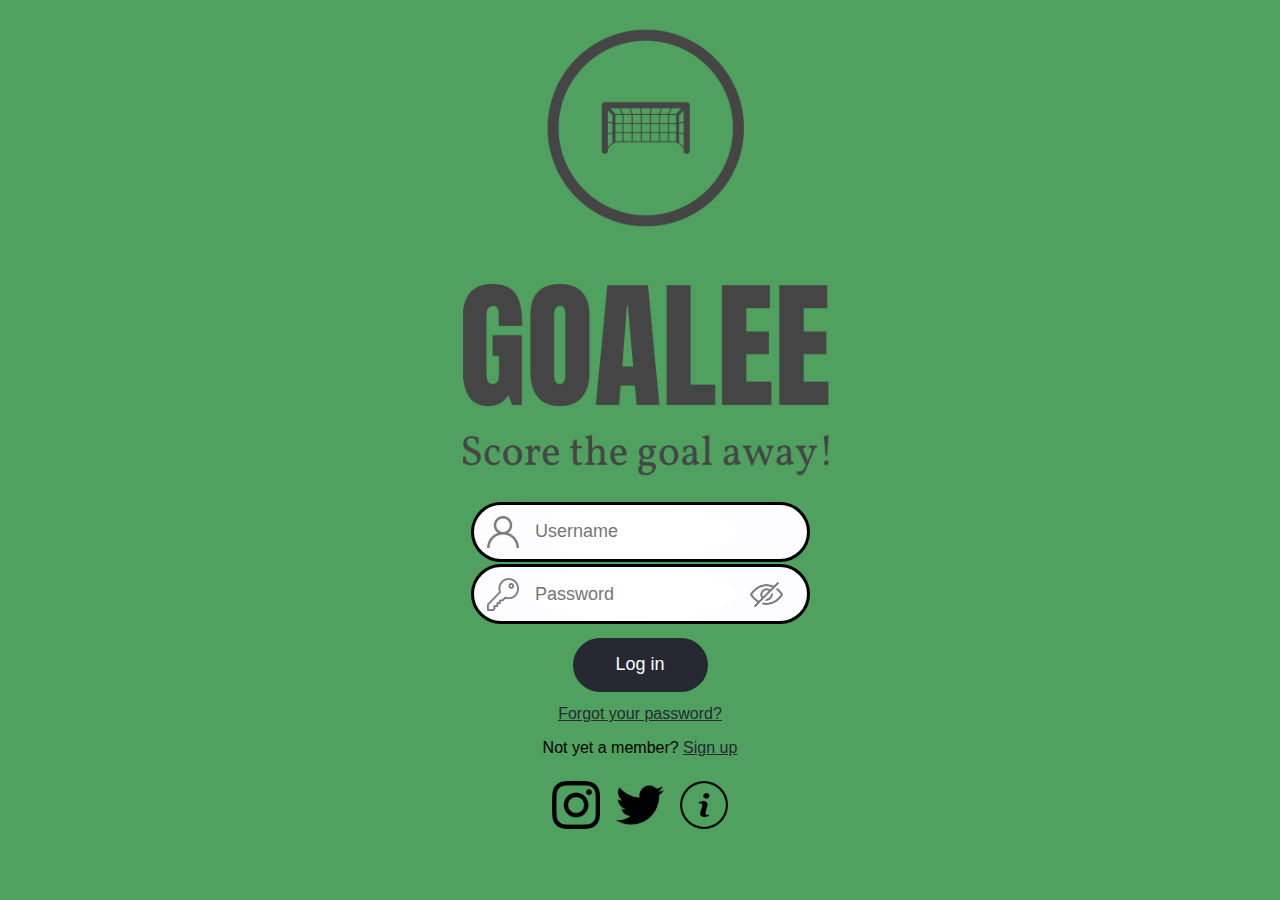
<file: index.html>
<!DOCTYPE html>
<html>
    <head>
        <meta charset="UTF-8">
        <meta name="author" content="Tudor Chirila, Rares Iordan">
        <meta name="viewport" content="height=device-height, initial-scale=1.0">
        <link rel="stylesheet" href = "src/index.css">
        <link rel="icon" type="image/x-icon" href="img/icon.png">
    </head>
    <body>
        <div class="logo"><img src = "img/logo2.png" alt="logo"></div>
        <form action="src/goallist.html">
        <div class="input">
            <img src="img/user.png" alt="user">
            <input type="text" id="username" name="username" placeholder="Username">
        </div>
        <div class="input">
            <img src="img/key.png" alt="key">
            <input type = "password" id = "password" name="password" placeholder="Password">
            <a href="src/err404.html"><img src="img/hide.png" alt="hide"></a>
        </div>
        <div class="login">
            <input type="submit" value="Log in">
        </div>
    </form>
        <div class="extratext">
            <a href="src/err404.html">Forgot your password?</a>
            <p>Not yet a member? <a href="src/signUp.html"> Sign up</a></p>
        </div>
        <div class="icons">
            <a href="https://www.instagram.com"><img src="img/instagram.png"></a>
            <a href="https://twitter.com/explore"><img src="img/twitter.png"></a>
            <a href="src/err404.html"><img src="img/info.png"></a>
        </div>
        
    </body>
</html>
</file>
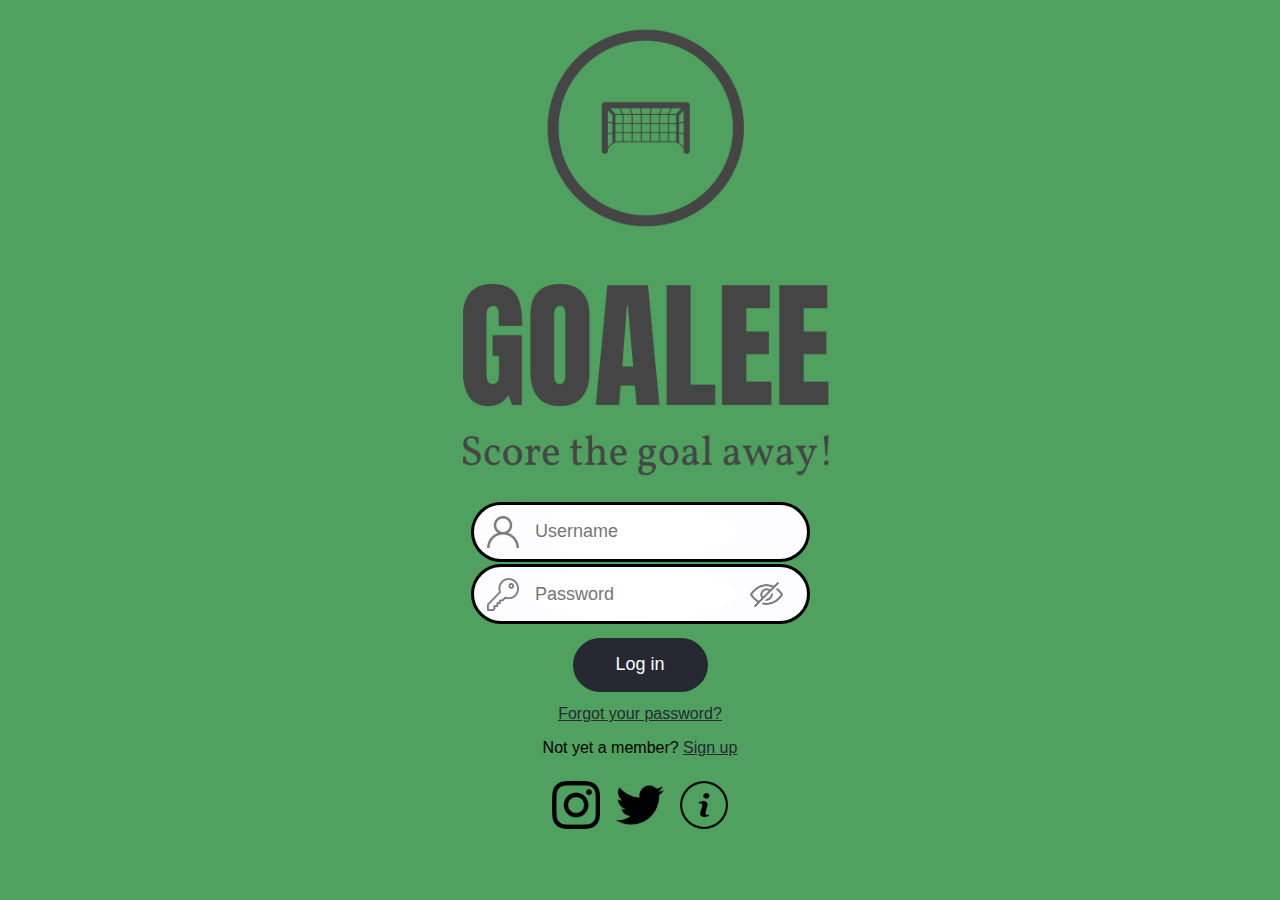
<file: src/index.html>
<!DOCTYPE html>
<html>
    <head>
        <meta charset="UTF-8">
        <meta name="author" content="Tudor Chirila, Rares Iordan">
        <meta name="viewport" content="height=device-height, initial-scale=1.0">
        <link rel="stylesheet" href = "index.css">
        <link rel="icon" type="image/x-icon" href="/../img/icon.png">
    </head>
    <body>
        <div class="logo"><img src = "../img/logo2.png" alt="logo"></div>
        <form action="goallist.html">
        <div class="input">
            <img src="../img/user.png" alt="user">
            <input type="text" id="username" name="username" placeholder="Username">
        </div>
        <div class="input">
            <img src="../img/key.png" alt="key">
            <input type = "password" id = "password" name="password" placeholder="Password">
            <a href="err404.html"><img src="../img/hide.png" alt="hide"></a>
        </div>
        <div class="login">
            <input type="submit" value="Log in">
        </div>
    </form>
        <div class="extratext">
            <a href="err404.html">Forgot your password?</a>
            <p>Not yet a member? <a href="signUp.html"> Sign up</a></p>
        </div>
        <div class="icons">
            <a href="https://www.instagram.com"><img src="../img/instagram.png"></a>
            <a href="https://twitter.com/explore"><img src="../img/twitter.png"></a>
            <a href="err404.html"><img src="../img/info.png"></a>
        </div>
        
    </body>
</html>
</file>
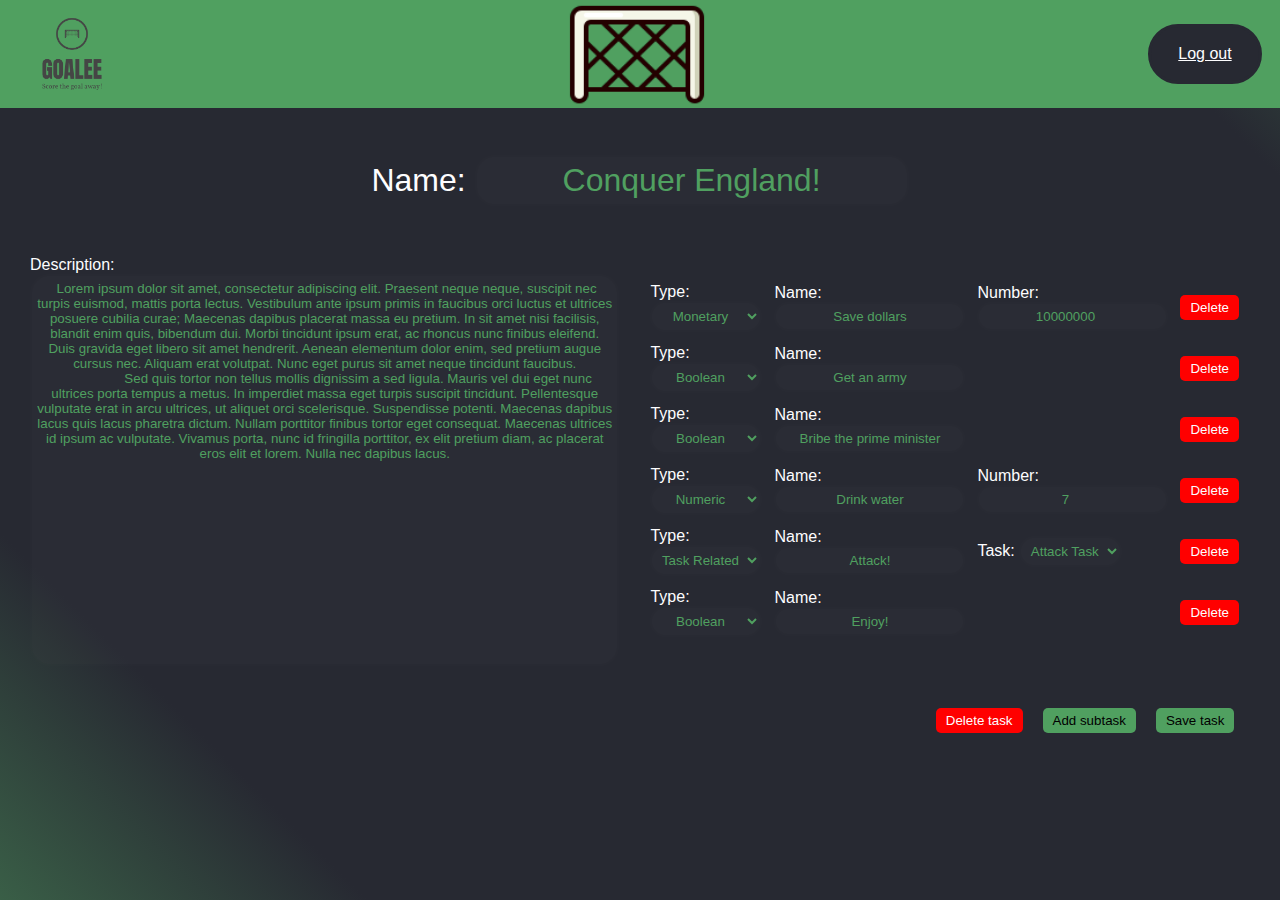
<file: src/editGoal.html>
<!DOCTYPE html>
<html lang="en" xmlns="http://www.w3.org/1999/html">
<head>
    <meta charset="UTF-8">
    <title>Edit Goal</title>
    <link href="./global.css" rel="stylesheet">
    <link href="./editGoal.css" rel="stylesheet">
    <link href="sign.css" rel="stylesheet">
    <link rel="icon" type="image/x-icon" href="/../img/icon.png">
</head>
<body>
<div class="header">
    <a href="goallist.html" style="height: 100%"><img src="../img/goalee-logo.png"></a>
    <a href="goallist.html"><img src="../img/fbgate.png"></a>
    <a class="logout" href = "index.html"><p> Log out</p></a>
</div>

    <form class="editForm">
        <div id="title">
            <div>
                <label>Name:
                    <input type="text" value="Conquer England!"/></label>
            </div>
        </div>
        <div>
        <div id="leftSide">
                <label>Description:<textarea> Lorem ipsum dolor sit amet, consectetur adipiscing elit. Praesent neque neque, suscipit nec turpis euismod, mattis porta lectus. Vestibulum ante ipsum primis in faucibus orci luctus et ultrices posuere cubilia curae; Maecenas dapibus placerat massa eu pretium. In sit amet nisi facilisis, blandit enim quis, bibendum dui. Morbi tincidunt ipsum erat, ac rhoncus nunc finibus eleifend. Duis gravida eget libero sit amet hendrerit. Aenean elementum dolor enim, sed pretium augue cursus nec. Aliquam erat volutpat. Nunc eget purus sit amet neque tincidunt faucibus.
                  Sed quis tortor non tellus mollis dignissim a sed ligula. Mauris vel dui eget nunc ultrices porta tempus a metus. In imperdiet massa eget turpis suscipit tincidunt. Pellentesque vulputate erat in arcu ultrices, ut aliquet orci scelerisque. Suspendisse potenti. Maecenas dapibus lacus quis lacus pharetra dictum. Nullam porttitor finibus tortor eget consequat. Maecenas ultrices id ipsum ac vulputate. Vivamus porta, nunc id fringilla porttitor, ex elit pretium diam, ac placerat eros elit et lorem. Nulla nec dapibus lacus.</textarea>
            </label></div>
    <div id="rightSide">
                <table>
                <tr>
                    <td><label>Type:
                        <select name="type">
                            <option selected value="monetary">Monetary</option>
                            <option value="boolean">Boolean</option>
                            <option value="numeric">Numeric</option>
                            <option value="task-related">Task Related</option>
                        </select>
                    </label></td>
                    <td><label>Name:
                        <input type="text" value="Save dollars"/>
                    </label></td>
                    <td><label>Number:
                        <input type="number" value="10000000"/>
                    </label></td>
                    <td>
                        <button class="delete">Delete</button>
                    </td>
                </tr>
                <tr>
                    <td>
                        <label>Type:
                            <select name="type">
                                <option value="monetary">Monetary</option>
                                <option selected value="boolean">Boolean</option>
                                <option value="numeric">Numeric</option>
                                <option value="task-related">Task Related</option>
                            </select>
                        </label></td>
                    <td>
                        <label>Name:
                            <input type="text" value="Get an army"/>
                        </label></td>
                    <td></td>
                    <td>
                        <button class="delete">Delete</button>
                    </td>
                </tr>
                <tr>
                    <td><label>Type:
                        <select name="type">
                            <option value="monetary">Monetary</option>
                            <option selected value="boolean">Boolean</option>
                            <option value="numeric">Numeric</option>
                            <option value="task-related">Task Related</option>
                        </select>
                    </label></td>
                    <td><label>Name:
                        <input type="text" value="Bribe the prime minister"/>
                    </label></td>
                    <td></td>
                    <td>
                        <button class="delete">Delete</button>
                    </td>
                </tr>
                <tr>
                    <td><label>Type:
                        <select name="type">
                            <option value="monetary">Monetary</option>
                            <option value="boolean">Boolean</option>
                            <option selected value="numeric">Numeric</option>
                            <option value="task-related">Task Related</option>
                        </select>
                    </label></td>
                    <td><label>Name:
                        <input type="text" value="Drink water"/>
                    </label></td>
                    <td><label>Number: <input value="7" type="number"/></label></td>
                    <td>
                        <button class="delete">Delete</button>
                    </td>
                </tr>
                <tr>
                    <td><label>Type:
                        <select name="type">
                            <option value="monetary">Monetary</option>
                            <option value="boolean">Boolean</option>
                            <option value="numeric">Numeric</option>
                            <option selected value="task-related">Task Related</option>
                        </select>
                    </label></td>
                    <td><label>Name:
                        <input type="text" value="Attack!"/>
                    </label></td>
                    <td><label>Task:
                        <select name="type">
                            <option value="attack-task" selected>Attack Task</option>
                            <option value="lorem-task">Lorem Task</option>
                            <option value="ipsum-task">Ipsum Task</option>
                        </select>
                    </label></td>
                    <td>
                        <button class="delete">Delete</button>
                    </td>
                </tr>
                <tr>
                    <td><label>Type:
                        <select name="type">
                            <option value="monetary">Monetary</option>
                            <option selected value="boolean">Boolean</option>
                            <option value="numeric">Numeric</option>
                            <option value="task-related">Task Related</option>
                        </select>
                    </label></td>
                    <td><label>Name:
                        <input type="text" value="Enjoy!"/>
                    </label></td>
                    <td></td>
                    <td>
                        <button class="delete">Delete</button>
                    </td>
                </tr>
            </table>
        <button style="display: none" id="add_new_subgoal"><img src="../img/add.png"></button>
    </div>
        </div>
        <div>
        <button style="margin-left: auto" class="delete">Delete task</button>
        <button class="update">Add subtask</button>
        <button style="margin-right: 2vw" class="update">Save task</button>
        </div>
    </form>
</body>
</html>
</file>
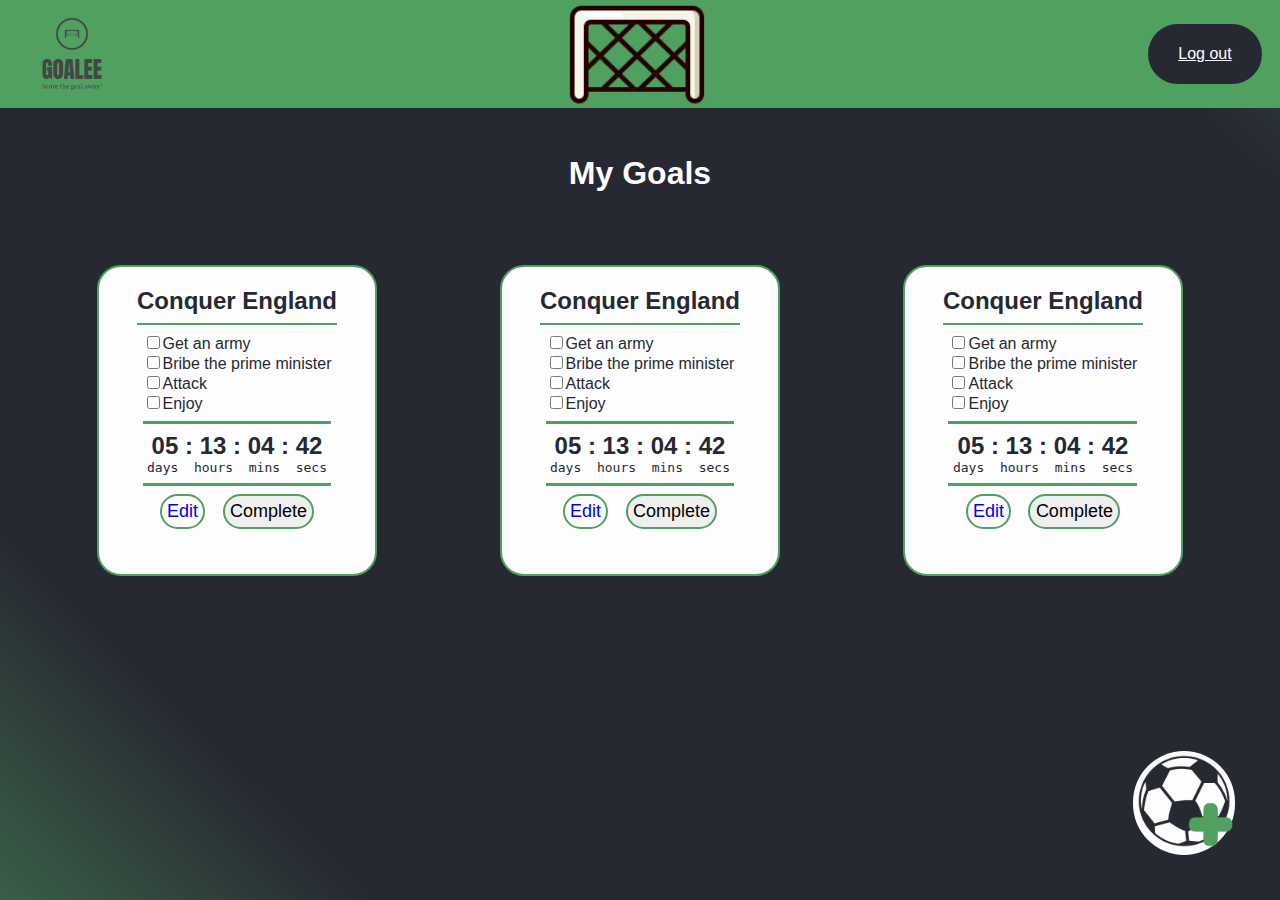
<file: src/goallist.html>
<!DOCTYPE html>
<html>
<head>
  <title>Goalee</title>
  <icon></icon>
  <meta name="viewport" content="width=device-width, initial-scale=1">
  <link rel="stylesheet" href="goallist.css">
  <link rel="stylesheet" href="global.css">
  <link rel="icon" type="image/x-icon" href="/../img/icon.png">
</head>
<body>
<div class="header">
    <a href="goallist.html" style="height: 100%"><img src="../img/goalee-logo.png"></a>
    <a href="goallist.html"><img src="../img/fbgate.png"></a>
    <a class="logout" href = "index.html"><p> Log out</p></a>
</div>
    <h1 align="center" class="goals-text">My Goals</h1>
    <div class = "goals" >
    <div class="goal">
        <h2>Conquer England</h2>
        <hr>
        <form action ="">
            <label><input type="checkbox">Get an army</label><br>
            <label><input type="checkbox">Bribe the prime minister</label><br>
            <label><input type="checkbox">Attack</label><br>
            <label><input type="checkbox">Enjoy</label><br> 
        <hr>
        <div class="time">
        <h2 class="clock">05 : 13 : 04 : 42</h2>
        <pre>days  hours  mins  secs</pre>
        <hr>
        </div>
        <div class="extrabuttons">
            <a href="editGoal.html" class="in-goal">Edit</a>
          <input class="in-goal" value="Complete" type="submit">
        </div>
      </form>
    </div>

    <div class="goal">
      <h2>Conquer England</h2>
      <hr>
      <form action ="">
          <label><input type="checkbox">Get an army</label><br>
          <label><input type="checkbox">Bribe the prime minister</label><br>
          <label><input type="checkbox">Attack</label><br>
          <label><input type="checkbox">Enjoy</label><br> 
      <hr>
      <div class="time">
      <h2 class="clock">05 : 13 : 04 : 42</h2>
      <pre>days  hours  mins  secs</pre>
      <hr>
      </div>
      <div class="extrabuttons">
          <a href="editGoal.html" class="in-goal">Edit</a>
        <input class="in-goal" value="Complete" type="submit">
      </div>
    </form>
  </div>

  <div class="goal">
    <h2>Conquer England</h2>
    <hr>
    <form action ="">
        <label><input type="checkbox">Get an army</label><br>
        <label><input type="checkbox">Bribe the prime minister</label><br>
        <label><input type="checkbox">Attack</label><br>
        <label><input type="checkbox">Enjoy</label><br> 
    <hr>
    <div class="time">
    <h2 class="clock">05 : 13 : 04 : 42</h2>
    <pre>days  hours  mins  secs</pre>
    <hr>
    </div>
    <div class="extrabuttons">
        <a href="editGoal.html" class="in-goal">Edit</a>
      <input class="in-goal" value="Complete" type="submit">
    </div>
  </form>
</div>
    

  
    
</div>
    <a class="addNewGoal" href="newgoal.html"><img src="../img/add.png" alt = "add goal"></a>
</body>

</html>
</file>
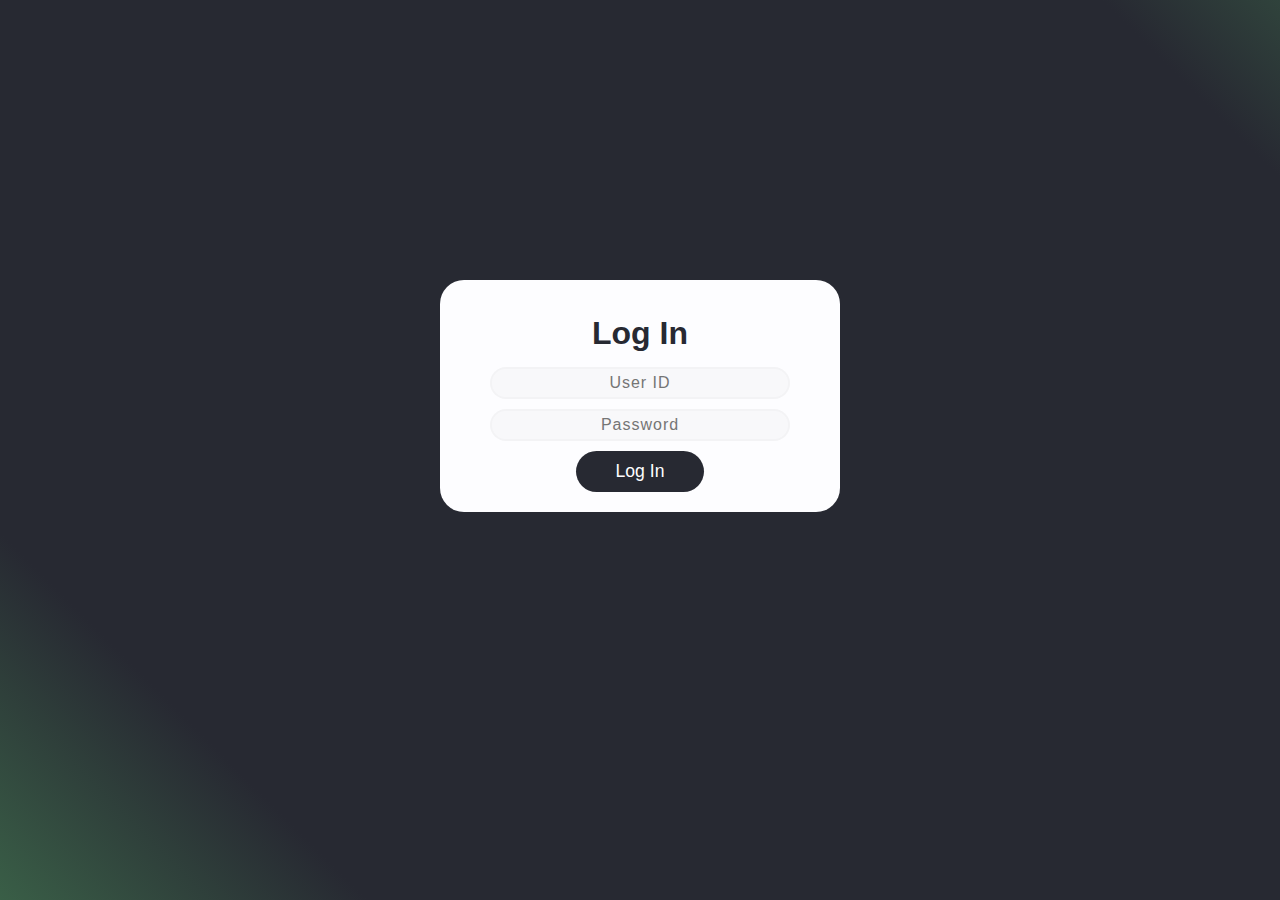
<file: src/logIn.html>
<!DOCTYPE html>
<html lang="en">
<head>
    <meta charset="UTF-8">
    <title>Log In</title>
    <link href="./global.css" rel="stylesheet">
    <link href="sign.css" rel="stylesheet">
    <link rel="icon" type="image/x-icon" href="/../img/icon.png">
</head>
<body>
<div class="signContainer">
    <div class="signMain">
        <h1 class="sign">Log In</h1>
        <input class="un" name="username" placeholder="User ID"
               type="text"/>
        <input class="un" name="password" placeholder="Password"
               type="password"/>
        <input class="submit" type="submit" value="Log In"/>
        </form>
    </div>
</div>
</body>
</html>
</file>
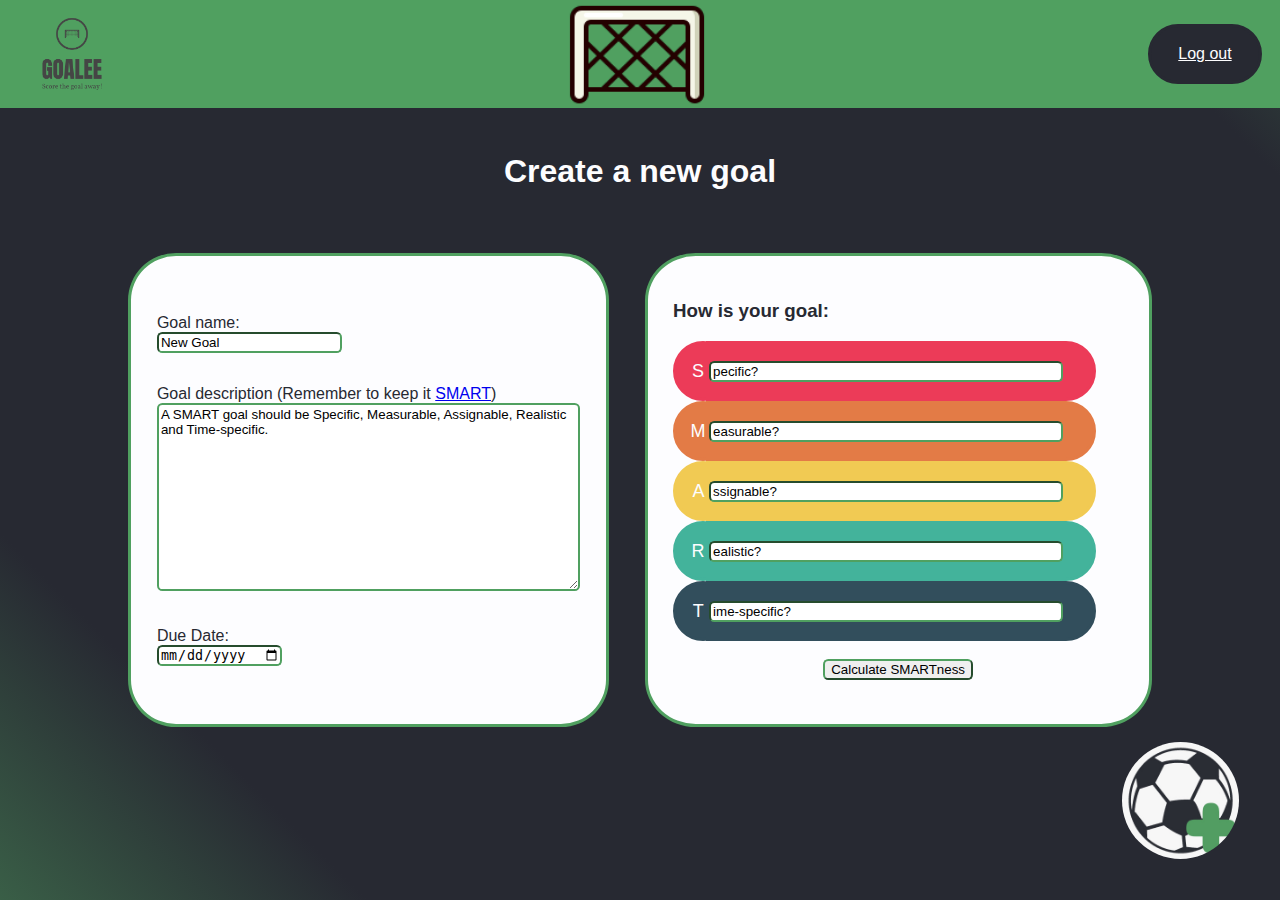
<file: src/newgoal.html>
<!DOCTYPE html>
<html>
<head>
  <title>Goalee</title>
  <icon></icon>
  <meta name="viewport" content="width=device-width, initial-scale=1">
  <link rel="stylesheet" href="newgoal.css">
  <link rel="stylesheet" href="global.css">
  <link rel="icon" type="image/x-icon" href="/../img/icon.png">
</head>
<body>
  <div class="header">
    <a href="goallist.html" style="height: 100%"><img src="../img/goalee-logo.png"></a>
    <a href="goallist.html"><img src="../img/fbgate.png"></a>
    <a class="logout" href = "indexx.html"><p> Log out</p></a>
  </div>
    <h1 align = "center" style="margin: 5vh">Create a new goal</h1>
    <div class="content">
        <form class="left">
          <label for="gname">Goal name:<br>
          <input type="text" id="gname" name="gname" value="New Goal"><br>
          </label>
          <label for="description">Goal description (Remember to keep it <a href="https://en.wikipedia.org/wiki/SMART_criteria">SMART</a>)<br>
          <textarea style="align-self:center;" id="description" name="description" rows="12" cols="50">A SMART goal should be Specific, Measurable, Assignable, Realistic and Time-specific.</textarea>
          <br></label>
          <label>Due Date:<br>
          <input type = "date" id="date" name="date"><br></label>
      </form>
      <div class="left">
      <form class="right-form">
        <h3>How is your goal:</h3>
        <div class="item">
          <div class="circle" style="border-color: #EC3B58; background-color: #EC3B58;"><pre>S  </pre></div>
          <div class="rectangle" style=" background-color: #EC3B58; border-color: #EC3B58;"><input type="text" value="pecific?"></div>
        </div>
        <div class="item">
          <div class="circle" style="border-color: #E37B46; background-color: #E37B46;"><pre>M  </pre></div>
          <div class="rectangle" style=" background-color: #E37B46; border-color: #E37B46;"><input type="text" value="easurable?"></div>
        </div>
        <div class="item">
          <div class="circle" style="border-color: #F1CA53; background-color: #F1CA53;"><pre>A  </pre></div>
          <div class="rectangle" style=" background-color: #F1CA53; border-color: #F1CA53;"><input type="text" value="ssignable?"></div>
        </div>
        <div class="item">
          <div class="circle" style="border-color: #43B39B; background-color: #43B39B;"><pre>R  </pre></div>
          <div class="rectangle" style=" background-color: #43B39B; border-color: #43B39B;"><input type="text" value="ealistic?"></div>
        </div>
        <div class="item">
          <div class="circle" style="border-color: #324E5C; background-color: #324E5C;"><pre>T  </pre></div>
          <div class="rectangle" style=" background-color: #324E5C; border-color: #324E5C;"><input type="text" value="ime-specific?"></div>
        </div>
        <input class="submit" type="submit" value="Calculate SMARTness">
      </form>
    </div>
      </div>

    </div>
    

    <a href="goallist.html"><img class="addg" src="../img/football.jpeg" alt = "add goal"></a>
</body>
</html>
</file>
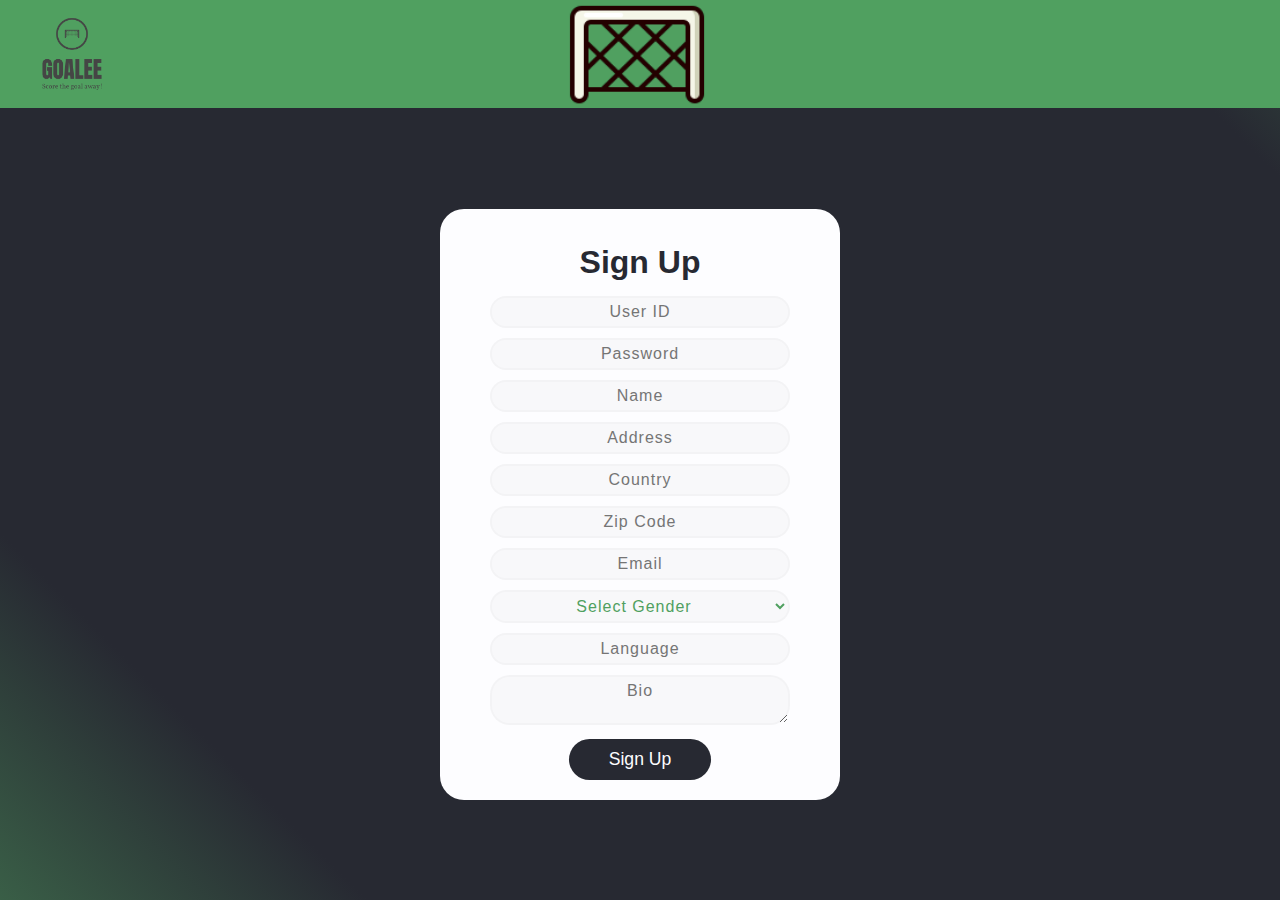
<file: src/signUp.html>
<!DOCTYPE html>
<html lang="en">
<head>
    <meta charset="UTF-8">
    <title>Sign Up</title>
    <link href="./global.css" rel="stylesheet">
    <link href="./sign.css" rel="stylesheet">
    <link rel="icon" type="image/x-icon" href="/../img/icon.png">
</head>
<body>
<div class="header">
    <a href="goallist.html" style="height: 100%"><img src="../img/goalee-logo.png"></a>
    <a href="goallist.html"><img src="../img/fbgate.png"></a>
    <a class="logout" href = "index.html" style="visibility: hidden"><p> Log out</p></a>
</div>
<div class="signContainer">
    <div class="signMain">
        <h1 class="sign">Sign Up</h1>
        <input class="un" name="username" placeholder="User ID"
               type="text"/>
        <input class="un" name="password" placeholder="Password"
               type="password"/>
        <input class="un" name="name" placeholder="Name"
               type="text"/>
        <input class="un" name="address" placeholder="Address"
               type="text"/>
        <input class="un" name="country" placeholder="Country"
               type="text"/>
        <input class="un" name="zip" placeholder="Zip Code"
               type="text"/>
        <input class="un" name="email" placeholder="Email"
               type="text"/>
        <select class="un" name="Gender">
            <option disabled selected value="">Select Gender</option>
            <option value="f">Female</option>
            <option value="m">Male</option>
            <option value="nb">Non-binary</option>
        </select>
        <input class="un" name="language" placeholder="Language"
               type="text"/>
        <textarea class="un" name="bio" placeholder="Bio"
                  type="text"></textarea>
        <input class="submit" type="submit" value="Sign Up"/>
        </form>
    </div>
</div>
</body>
</html>
</file>
<file: src/index.css>
:root
{
    --black: #272932;
    --white: #FDFDFF;
    --green: #50A060;
}
body
{
    font-family: 'Alef',sans-serif;
    margin:0px;
    display: flex;
    flex-direction: column;
    justify-content: center;
    align-items: center;
    background-color: var(--green);
}
.logo img
{
    height: 55vh;
}
.input
{
    margin: 0.3vh;
    background-color: var(--white);
    display: flex;
    height: 6vh;
    width: 37vh;
    border-radius: 800px;
    border-style: solid;
}
.input img
{
    align-self: center;
    opacity: 0.5;
    height: 60%;
    margin: 1.5vh;
}
.input a
{
    display: flex;
    height:100%;
    align-self: center;
}
.input input
{
    width:60%;
    outline:none;
    border: none;
    border-radius:50%;
    font-size: 2vh;
}
.login
{
    margin: 1.5vh;
    display: flex;
    justify-content: center;
    align-items: center;
}
.login input
{
    cursor: pointer;
    margin:0;
    background-color: var(--black);
    color: var(--white);
    height: 6vh;
    width: 15vh;
    border-radius: 800px;
    border-style: solid;
    border-color: var(--black);
    font-size: 2vh;
}
.extratext
{
    display: flex;
    flex-direction: column;
    justify-content: center;
    align-items: center;
}
.extratext a
{
    color: var(--black);
}
.icons
{
    display: flex;
    justify-content: center;
}
.icons a
{
    display: flex;
    justify-content: center;
    align-items: center;
}
.icons a img
{
    height:75%;
}
</file>
<file: src/global.css>
:root {
    --negru: 39, 41, 50;
    --verde: 80, 160, 96;
    --alb: 253, 253, 255;
}

html {
    background-color: rgb(var(--negru));
    color: rgb(var(--alb));
}

.header{
    width: 100%;
    height: 12vh;
    background-color: rgb(var(--verde));
    display: flex;
    justify-content: space-between;
}

.header img
{
    height:100%;
}

.logout
{
    margin: 2vh;
    border-style: solid;
    border-radius: 800px;
    border-color: rgb(var(--negru));
    background-color: rgb(var(--negru));
    color: rgb(var(--alb));
    height:6vh;
    width: 12vh;
    display: flex;
    align-items: center;
    flex-direction: column;
    justify-content: center;
    justify-self: center;
    align-self: center;
}


body {
    margin: 0;
    min-height: 100vh;
    font-family: "Alef", sans-serif !important;
    background: linear-gradient(45deg, rgba(80, 160, 96, 1) 0%,
    rgba(39, 41, 50, 1) 25%, rgba(39, 41, 50, 1) 75%, rgba(80, 160, 96, 1) 100%);
    animation: gradientMove 25s ease infinite;
    background-size: 150% 150%;
}

@keyframes gradientMove {
    0% {
        background-position: 0 0;
    }
    50% {
        background-position: 100% 100%;
    }
    100% {
        background-position: 0 0;
    }
}
</file>
<file: src/editGoal.css>
#leftSide,#rightSide {
    flex-grow: 1;flex-basis: 0;
}

#rightSide{
    padding-top: 1em;
}

#leftSide textarea{
    min-width: 25vw;
    min-height: 40vh;
    width: 100%;
    height: 100%;
    resize: none;
}

.editForm{
    padding-top: 3vh;
    height: auto;
}

.editForm > div{
    display: flex;
    flex-wrap: wrap;
    width: 100%;
    padding: 20px;
    box-sizing: border-box;
}

.editForm > div > * {
    margin: 10px;
}

.editForm table{
    border-spacing: 10px;
    margin: auto;
}

.editForm button{
    border-radius: 5px;
    border-style: none;
    padding: 5px 10px;
    transition-duration: 200ms;
}

.editForm > button{
    margin-top: 15px;
    margin-right: 10px;
}

.update{
    background-color: rgb(var(--verde));
}

.delete{
    background-color: red;
    color: rgb(var(--alb));
}

.editForm button:active{
    background-color: rgb(var(--negru)) !important;
    color: rgb(var(--alb));
}

#rightSide > table >  * {
    margin-right: 10px;
    width: min-content;
}

#title{
    font-size: 2em;
    display: flex;
}

#title > div{
    margin: auto;
}

#title input{
    font-size: inherit;
}

.editForm input,.editForm  textarea,.editForm  select{
    color: rgb(var(--verde));
    background: rgba(136, 126, 126, 0.04);
    padding: 5px;
    border-radius: 20px;
    outline: none;
    box-sizing: border-box;
    border: 2px solid rgba(0, 0, 0, 0.02);
    text-align: center;
    font-family: inherit !important;
}
</file>
<file: src/sign.css>
.signContainer {
    width: 100%;
    min-height: 88vh;
    display: flex;
    justify-content: center;
    align-items: center;
}

.signMain {
    background-color: rgb(var(--alb));
    box-sizing: border-box;
    width: 400px;
    border-radius: 1.5em;
    padding: 20px 50px;
}

.sign {
    color: rgb(var(--negru));
    font-family: 'Ubuntu', sans-serif;
    font-weight: bold;
    font-size: 2em;
    text-align: center;
    margin: 15px;
}

.un {
    color: rgb(var(--verde));
    font-weight: 700;
    font-size: 1em;
    letter-spacing: 1px;
    background: rgba(136, 126, 126, 0.04);
    padding: 5px 10px;
    border-radius: 20px;
    outline: none;
    box-sizing: border-box;
    border: 2px solid rgba(0, 0, 0, 0.02);
    text-align: center;
    margin-bottom: 10px;
    font-family: inherit !important;
    width: 100%;
    caret-color: rgba(0, 0, 0, 0.27);
    font-weight: normal;
}

.un:focus {
    border: 2px solid rgba(0, 0, 0, 0.18) !important;
}

.signContainer textarea {
    resize: vertical;
    text-align: center !important;
}

.submit {
    cursor: pointer;
    border-radius: 5em;
    color: rgb(var(--alb));
    border: 0;
    padding: 10px 40px;
    font-size: 1.1em;
    width: max-content;
    display: block;
    margin: auto;
    transition-duration: 200ms;
    background-color: rgb(var(--negru));
}

.submit:hover {
    background-color: rgb(var(--verde));
    box-shadow: 0 0 rgba(var(--alb), 0.4);
}

.forgot, .goToSignIn {
    text-shadow: 0 0 3px rgba(117, 117, 117, 0.12);
    color: rgb(var(--alb));
    margin-top: 15px;
    width: max-content;
    display: block;
    margin-left: auto;
    margin-right: auto;
    text-decoration: none;
    transition-duration: 200ms;
    user-select: none;
    font-size: 1.1em;
}

.forgot:hover, .goToSignIn:hover {
    color: rgb(var(--verde));
}

@media screen and (max-width: 769px) {

    .signMain {
        width: 100%;
        min-height: calc(100vh - 60px);
        border-radius: unset;
        display: flex;
        flex-direction: column;
        justify-content: center;
        padding: 20px;
    }

    .sign {
        font-size: 3em;
    }

    .submit {
        padding: calc(10px + 0.6em) calc(40px + 0.6em);
    }

    .sign {
        margin: calc(15px + 0.6em) 15px;
    }

    .un {
        margin-bottom: calc(15px + 0.6em);
        padding: calc(10px + 0.6em) calc(20px + 0.6em);
    }
}
</file>
<file: src/goallist.css>
:root
{
    --black: #272932;
    --white: #FDFDFF;
    --green: #50A060;
}
body{
    height: 100%;
    margin:0;
    background-color: var(--black);
    color: var(--white);
    font-family: 'Alef',sans-serif;
}

.goals-text
{
    padding:2vw;
    align-self: center;
}
.goals
{
    display: flex;
    width: 100%;
    flex-direction: row;
    flex-wrap: wrap;
    justify-content: space-evenly;
    padding:0;
}
.goal
{

    background-color: var(--white);
    color: var(--black);
    border-radius: 1.5em;
    border-width: 0.2vw;
    border-color: var(--green);
    border-style: solid;
    margin: 2vw;
    padding-left: 3vw;
    padding-right: 3vw;
    padding-bottom: 5vh;
    width: fit-content;
    height: fit-content;
    display: flex;
    flex-direction: column;
    align-items: center;
    justify-content: center;

}
.time
{
    display: flex;
    flex-direction: column;
    align-items:center;
}
.goal pre
{
    margin:0;
}
.goal .clock
{
    margin-top:0;
}
.goal h6
{
    margin:0;
}
.goal h2
{
    margin-bottom: 0;;
}
.goal hr
{
    margin-left: 0;
    margin-right: 0;
    background: var(--green);
    height: 0.3vh;
    width: 100%;;
    border:none;
}
.extrabuttons
{
    display: flex;
    justify-content: space-evenly;
}
.in-goal
{
    cursor: pointer;
    transition-duration: 200ms;
    margin-top: 1vh;
    border-width: 0.2vw;
    border-radius: 2em;
    padding: 0.3em;
    margin:0;
    border-color: var(--green);
    border-style: solid;
    display: inline-block;
    font-size: 2vh;
}
.in-goal:hover {
    background-color: rgb(var(--green));
    box-shadow: 0 0 rgba(var(--green), 0.4);
}
.submit:hover {
    background-color: rgb(var(--verde));
    box-shadow: 0 0 rgba(var(--alb), 0.4);
}


.extrabuttons a:link { text-decoration: none; }
.extrabuttons a:visited { text-decoration: none; }
.extrabuttons a:hover { text-decoration: none; }
.extrabuttons a:active { text-decoration: none; }

.addg
{
    max-width: 100%;
    border-radius: 50%;
    width: 13vh;
    height: 13vh;
    padding:0;
    margin:2vw;
    position:fixed;
    bottom: 15px;
    right: 15px;
}

.addg:hover
{
    transform: scale(1.2);
}
ul{
    margin: 0;
    padding: 0;
    list-style-type: none;
}

.addNewGoal {
    background-color: rgb(var(--alb));
    border-radius: 256px;
    border: none;
    position: fixed;
    bottom: 45px;
    right: 45px;
    transition-duration: 0.2s;
}

.addNewGoal:hover {
    transform: scale(2);
}

.addNewGoal > img {
    height: 100px;
    width: auto;
}
</file>
<file: src/newgoal.css>
:root
{
    --black: #272932;
    --white: #FDFDFF;
    --green: #50A060;
}
body{

    margin:0;
    background-color: var(--black);
    color: var(--white);
    font-family: 'Alef',sans-serif;
}

.logout
{
    margin: 2vh;
    border-style: solid;
    border-radius: 800px;
    border-color: var(--black);
    background-color: var(--black);
    color: var(--white);
    height:6vh;
    width: 12vh;
    display: flex;
    align-items: center;
    flex-direction: column;
    justify-content: center;
    justify-self: center;
    align-self: center;
}
.content
{
    display: flex;
    flex-wrap: wrap;
    justify-content: center;
}

.left
{
    margin: 2vh;
    display: flex;
    flex-direction: column;
    justify-content: space-evenly;
    padding: 2vw;
}

.item
{
    color: var(--white);
    display: flex;
    margin:0;
}
.circle pre
{
    font-family: Arial, Helvetica, sans-serif;
    font-size:large;
}
.circle
{
    width: 6vh;
    height: 6vh;
    border-style: solid;
    display:flex;
    justify-content: center;
    align-items: center; 
    border-radius: 800px;
    margin:0;   
}
.rectangle
{
    position: relative;
    right: 3vh;
    height: 6vh;
    width: 30vw;
    border-style:solid;
    border-radius: 0 800px 800px 0;
    display: flex;
    align-items: center;
    margin:0;
}
.rectangle input
{
    width:27vw;
}

input
{
    border-radius: 0.4em;
    border-color: var(--green);
    border-width: 0.2em;    
}

textarea
{
    font-family: 'Alef',sans-serif;
    border-radius: 0.4em;
    border-color: var(--green);
    border-width: 0.2em;  
}

.left
{
    border-style: solid;
    border-color: var(--green);
    background-color: var(--white);
    color: var(--black);
    border-radius: 10%;
}
.right-form
{
    display:flex;
    flex-direction: column;
}

.submit
{
    margin:2vh;
    align-self:center;
    justify-self: center;
}

.addg
{
    max-width: 100%;
    border-radius: 50%;
    width: 13vh;
    height: 13vh;
    padding:0;
    margin:2vw;
    position:fixed;
    bottom: 15px;
    right: 15px;
}
.addg:hover
{
    transform: scale(1.2);
}
</file>
